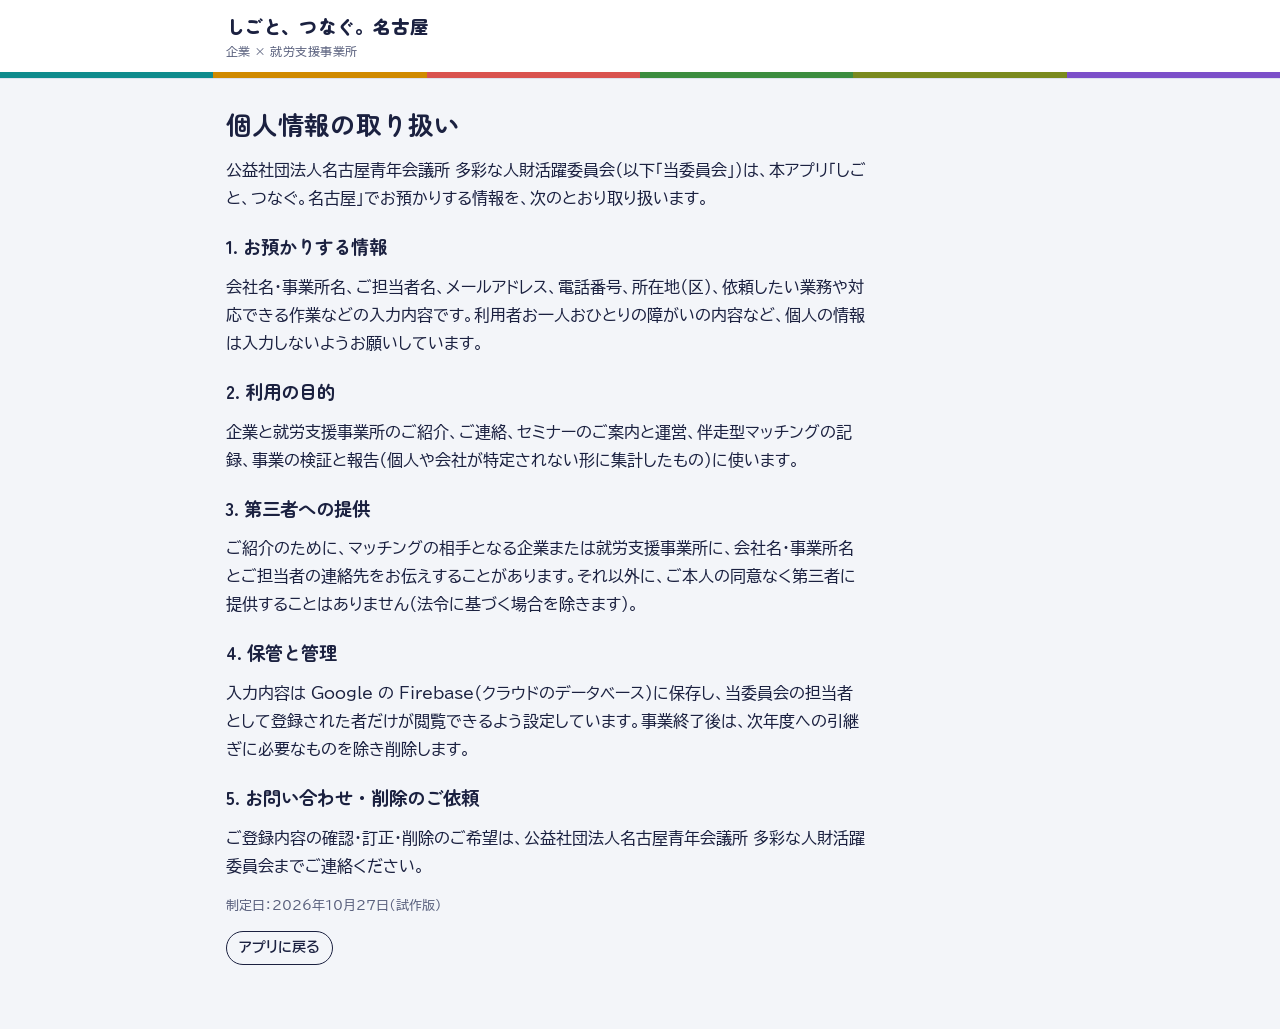
<file: privacy.html>
<!doctype html>
<html lang="ja">
<head>
<meta charset="utf-8">
<meta name="viewport" content="width=device-width,initial-scale=1,viewport-fit=cover">
<title>個人情報の取り扱い｜しごと、つなぐ。名古屋</title>
<meta name="theme-color" content="#1b2140">
<link rel="icon" href="icons/icon-192.png" type="image/png">
<link rel="stylesheet" href="https://fonts.googleapis.com/css2?family=BIZ+UDPGothic:wght@400;700&family=Zen+Maru+Gothic:wght@700&display=swap">
<link rel="stylesheet" href="style.css">
</head>
<body>
<header class="top">
  <div class="wrap bar"><a class="brand" href="./#home">しごと、つなぐ。名古屋<small>企業 × 就労支援事業所</small></a></div>
  <div class="iro" aria-hidden="true"><i></i><i></i><i></i><i></i><i></i><i></i></div>
</header>
<main class="wrap">
  <article class="prose">
    <h1 style="font-size:1.6rem">個人情報の取り扱い</h1>
    <p>公益社団法人名古屋青年会議所 多彩な人財活躍委員会（以下「当委員会」）は、本アプリ「しごと、つなぐ。名古屋」でお預かりする情報を、次のとおり取り扱います。</p>
    <h2>1. お預かりする情報</h2>
    <p>会社名・事業所名、ご担当者名、メールアドレス、電話番号、所在地（区）、依頼したい業務や対応できる作業などの入力内容です。利用者お一人おひとりの障がいの内容など、個人の情報は入力しないようお願いしています。</p>
    <h2>2. 利用の目的</h2>
    <p>企業と就労支援事業所のご紹介、ご連絡、セミナーのご案内と運営、伴走型マッチングの記録、事業の検証と報告（個人や会社が特定されない形に集計したもの）に使います。</p>
    <h2>3. 第三者への提供</h2>
    <p>ご紹介のために、マッチングの相手となる企業または就労支援事業所に、会社名・事業所名とご担当者の連絡先をお伝えすることがあります。それ以外に、ご本人の同意なく第三者に提供することはありません（法令に基づく場合を除きます）。</p>
    <h2>4. 保管と管理</h2>
    <p>入力内容は Google の Firebase（クラウドのデータベース）に保存し、当委員会の担当者として登録された者だけが閲覧できるよう設定しています。事業終了後は、次年度への引継ぎに必要なものを除き削除します。</p>
    <h2>5. お問い合わせ・削除のご依頼</h2>
    <p>ご登録内容の確認・訂正・削除のご希望は、公益社団法人名古屋青年会議所 多彩な人財活躍委員会までご連絡ください。</p>
    <p class="note">制定日：2026年10月27日（試作版）</p>
    <p><a class="btn ghost small" href="./#home">アプリに戻る</a></p>
  </article>
</main>
</body>
</html>
</file>
<file: style.css>
/* Layout: 1カラムの縦読み（スマホ優先）。上部タブで「募集（企業・事業所）」と「委員会用（マッチング・伴走記録）」を切り替える */
:root{
  --bg:#f3f5f9; --surface:#ffffff; --ink:#1b2140; --muted:#59607d; --line:#dde2ee;
  --accent:#2446b8; --accent-ink:#ffffff; --soft:#e8edfb;
  --ok:#1f7a4d; --warn:#a15c00; --bad:#b3261e;
  --c1:#0f8b8d; --c2:#d08a00; --c3:#d9534f; --c4:#3c8d3f; --c5:#7a8a1f; --c6:#7b4fc9; --c7:#59607d;
  --display:"Zen Maru Gothic","Hiragino Maru Gothic ProN","BIZ UDPGothic",sans-serif;
  --body:"BIZ UDPGothic","Hiragino Sans","Yu Gothic",Meiryo,sans-serif;
  --r:10px;
  color-scheme:light;
}
@media (prefers-color-scheme: dark){:root{
  --bg:#12152a; --surface:#1b1f38; --ink:#eef0f8; --muted:#a9afc8; --line:#2e3456;
  --accent:#8aa2ff; --accent-ink:#0e1230; --soft:#262c52;
  --ok:#5fd39a; --warn:#f0b357; --bad:#ff8a80;
  --c1:#4fd1cf; --c2:#f2b84b; --c3:#ff8f8a; --c4:#7fd17f; --c5:#c4d45a; --c6:#b79bff; --c7:#a9afc8;
  color-scheme:dark}}
*{box-sizing:border-box}
[hidden]{display:none!important}
html{-webkit-text-size-adjust:100%}
body{background:var(--bg);color:var(--ink);font-family:var(--body);font-size:16px;line-height:1.75;margin:0;padding-top:env(safe-area-inset-top,0px);padding-bottom:env(safe-area-inset-bottom,0px)}
body::before{content:"";position:fixed;inset:0 0 auto;height:env(safe-area-inset-top,0px);z-index:10;background:var(--surface)}
.wrap{max-width:860px;margin:0 auto;padding-left:max(16px,env(safe-area-inset-left,0px));padding-right:max(16px,env(safe-area-inset-right,0px))}
h1,h2,h3{font-family:var(--display);line-height:1.35;text-wrap:balance;margin:0}
h2{font-size:1.5rem;font-weight:700}
h3{font-size:1.1rem;font-weight:700}
p{margin:0}
a{color:var(--accent)}
button,input,select,textarea{font:inherit;color:inherit}
:focus-visible{outline:3px solid var(--accent);outline-offset:2px}

header.top{position:sticky;top:env(safe-area-inset-top,0px);z-index:5;background:var(--surface);border-bottom:1px solid var(--line)}
.bar{display:flex;align-items:center;gap:12px;padding-block:10px;flex-wrap:wrap}
.brand{font-family:var(--display);font-weight:900;font-size:1.15rem;letter-spacing:.02em;white-space:nowrap;text-decoration:none;color:var(--ink)}
.brand small{display:block;font-family:var(--body);font-weight:400;font-size:.72rem;color:var(--muted);letter-spacing:.04em}
nav.tabs{display:flex;gap:4px;flex-wrap:wrap;margin-left:auto}
nav.tabs a{padding:6px 12px;border-radius:999px;text-decoration:none;color:var(--muted);font-size:.9rem;white-space:nowrap}
nav.tabs a[aria-current="page"]{background:var(--ink);color:var(--surface)}
nav.tabs .sep{width:1px;background:var(--line);margin:4px}
.iro{display:flex;height:6px}
.iro i{flex:1}
.iro i:nth-child(1){background:var(--c1)}.iro i:nth-child(2){background:var(--c2)}.iro i:nth-child(3){background:var(--c3)}
.iro i:nth-child(4){background:var(--c4)}.iro i:nth-child(5){background:var(--c5)}.iro i:nth-child(6){background:var(--c6)}

.banner{background:var(--warn);color:var(--surface);font-size:.85rem;padding-block:6px}
main{padding-block:28px 64px}
section.view{display:flex;flex-direction:column;gap:28px}

.hero{display:flex;flex-direction:column;gap:16px;padding-block:12px 4px}
.eyebrow{font-size:.8rem;letter-spacing:.12em;color:var(--muted)}
.hero h1{font-size:clamp(1.9rem,6vw,3rem);font-weight:900}
.hero h1 span{display:inline-block}
.lead{color:var(--muted);max-width:36em}
.cta{display:grid;grid-template-columns:repeat(auto-fit,minmax(240px,1fr));gap:12px}
.cta a{display:flex;flex-direction:column;gap:4px;padding:18px 20px;border-radius:var(--r);text-decoration:none;border:2px solid var(--ink);color:var(--ink);background:var(--surface)}
.cta a.primary{background:var(--ink);color:var(--surface)}
.cta a b{font-family:var(--display);font-size:1.2rem}
.cta a span{font-size:.88rem;opacity:.85}
.fact{display:flex;gap:20px;align-items:center;flex-wrap:wrap;padding:20px;border-radius:var(--r);background:var(--soft)}
.fact .num{font-family:var(--display);font-weight:900;font-size:3rem;line-height:1;font-variant-numeric:tabular-nums;color:var(--accent)}
.fact .num small{font-size:1.2rem}
.fact p{flex:1 1 220px;min-width:0}
.chips{display:flex;flex-wrap:wrap;gap:8px}
.chip{display:inline-flex;align-items:center;gap:6px;padding:4px 12px;border-radius:999px;border:1.5px solid currentColor;font-size:.88rem;line-height:1.5;background:var(--surface)}
.chip::before{content:"";width:8px;height:8px;border-radius:50%;background:currentColor}
.k1{color:var(--c1)}.k2{color:var(--c2)}.k3{color:var(--c3)}.k4{color:var(--c4)}.k5{color:var(--c5)}.k6{color:var(--c6)}.k7{color:var(--c7)}
.note{font-size:.82rem;color:var(--muted)}
ol.flow{list-style:none;margin:0;padding:0;display:grid;grid-template-columns:repeat(auto-fit,minmax(200px,1fr));gap:12px;counter-reset:f}
ol.flow li{counter-increment:f;padding:16px;border-top:3px solid var(--ink);background:var(--surface);border-radius:0 0 var(--r) var(--r)}
ol.flow li::before{content:counter(f);font-family:var(--display);font-weight:900;font-size:1.6rem;color:var(--accent);display:block;line-height:1.2}
ol.flow b{display:block}
ol.flow span{font-size:.9rem;color:var(--muted)}
.install{display:flex;gap:12px;align-items:center;flex-wrap:wrap;padding:14px 16px;border:1.5px dashed var(--line);border-radius:var(--r)}
.install p{flex:1 1 240px;min-width:0;font-size:.9rem}

form{display:flex;flex-direction:column;gap:18px;background:var(--surface);border:1px solid var(--line);border-radius:var(--r);padding:20px}
.field{display:flex;flex-direction:column;gap:6px;min-width:0}
.field>label,.field>.lbl{font-weight:700;font-size:.95rem}
.req{font-size:.72rem;color:var(--bad);margin-left:6px;font-weight:400}
.hint{font-size:.82rem;color:var(--muted)}
input[type=text],input[type=email],input[type=tel],select,textarea{width:100%;padding:10px 12px;border:1.5px solid var(--line);border-radius:8px;background:var(--bg);min-height:44px}
textarea{min-height:88px;resize:vertical}
.row2{display:grid;grid-template-columns:repeat(auto-fit,minmax(220px,1fr));gap:18px}
.checks{display:flex;flex-wrap:wrap;gap:8px}
.checks label{display:inline-flex;align-items:center;gap:8px;padding:6px 12px;border:1.5px solid var(--line);border-radius:999px;cursor:pointer;font-size:.92rem;background:var(--bg);min-height:40px}
.checks input{width:18px;height:18px;accent-color:var(--accent)}
.checks label:has(input:checked){border-color:var(--accent);background:var(--soft)}
.consent{display:flex;gap:10px;align-items:flex-start;font-size:.9rem}
.consent input{width:20px;height:20px;margin-top:4px;accent-color:var(--accent);flex:none}
.hp{position:absolute;left:-9999px;width:1px;height:1px;overflow:hidden}
.btn{display:inline-flex;align-items:center;justify-content:center;gap:6px;padding:10px 18px;border-radius:999px;border:2px solid var(--ink);background:var(--ink);color:var(--surface);font-weight:700;cursor:pointer;min-height:44px;text-decoration:none}
.btn.ghost{background:transparent;color:var(--ink)}
.btn.small{padding:4px 12px;min-height:34px;font-size:.85rem;border-width:1.5px}
.btn[disabled]{opacity:.45;cursor:not-allowed}
.actions{display:flex;gap:10px;flex-wrap:wrap;align-items:center}
.msg{font-size:.9rem;padding:10px 14px;border-radius:8px;background:var(--soft)}
.msg.err{color:var(--bad)}
.msg.ok{color:var(--ok)}

.panel-head{display:flex;flex-wrap:wrap;gap:12px;align-items:end;justify-content:space-between}
.toggle{display:inline-flex;align-items:center;gap:8px;font-size:.88rem;color:var(--muted);cursor:pointer}
.toggle input{width:18px;height:18px;accent-color:var(--accent)}
.demo-flag{display:inline-block;font-size:.72rem;padding:1px 8px;border-radius:4px;background:var(--warn);color:var(--surface);vertical-align:middle;margin-left:6px;font-family:var(--body)}
.auth{display:flex;gap:10px;align-items:center;flex-wrap:wrap;font-size:.88rem;color:var(--muted)}
.kdi{display:grid;grid-template-columns:repeat(3,minmax(0,1fr));gap:10px}
.kdi div{background:var(--surface);border:1px solid var(--line);border-radius:var(--r);padding:12px;min-width:0;display:flex;flex-direction:column;gap:2px}
.kdi .v{font-family:var(--display);font-weight:900;font-size:1.8rem;font-variant-numeric:tabular-nums;line-height:1.2}
.kdi .t{font-size:.8rem;color:var(--muted)}
.kdi .meter{height:6px;border-radius:3px;background:var(--line);overflow:hidden;margin-top:6px}
.kdi .meter i{display:block;height:100%;background:var(--accent)}
.kdi .meter.done i{background:var(--ok)}
.list{display:flex;flex-direction:column;gap:12px}
.card{background:var(--surface);border:1px solid var(--line);border-radius:var(--r);padding:16px;display:flex;flex-direction:column;gap:10px;min-width:0}
.card-top{display:flex;gap:10px;align-items:baseline;flex-wrap:wrap;justify-content:space-between}
.card-top h3{min-width:0}
.meta{font-size:.84rem;color:var(--muted);overflow-wrap:anywhere}
.cands{display:flex;flex-direction:column;gap:8px;border-top:1px dashed var(--line);padding-top:10px}
.cand{display:grid;grid-template-columns:52px 1fr auto;gap:12px;align-items:center}
.score{font-family:var(--display);font-weight:900;font-size:1.3rem;font-variant-numeric:tabular-nums;text-align:center;border-radius:8px;padding:2px 0;background:var(--soft)}
.score.hi{color:var(--ok)}.score.mid{color:var(--warn)}.score.lo{color:var(--muted)}
.cand .why{font-size:.82rem;color:var(--muted)}
.empty{padding:28px 20px;border:2px dashed var(--line);border-radius:var(--r);text-align:center;color:var(--muted);display:flex;flex-direction:column;gap:8px;align-items:center}
.cols{display:grid;grid-template-columns:repeat(auto-fit,minmax(300px,1fr));gap:16px;align-items:start}
.steps{display:grid;grid-template-columns:repeat(5,1fr);gap:4px}
.steps button{border:0;padding:6px 2px;font-size:.72rem;line-height:1.3;border-radius:6px;background:var(--line);color:var(--muted);cursor:pointer;min-height:44px}
.steps button.done{background:var(--accent);color:var(--accent-ink)}
.steps button.now{outline:2px solid var(--ink);outline-offset:1px}
.pill{display:inline-block;font-size:.75rem;padding:2px 10px;border-radius:999px;border:1.5px solid currentColor}
.pill.ok{color:var(--ok)}.pill.warn{color:var(--warn)}.pill.mute{color:var(--muted)}
details{font-size:.9rem}
details summary{cursor:pointer;color:var(--muted)}
footer{border-top:1px solid var(--line);padding-block:24px;font-size:.82rem;color:var(--muted)}
.prose{display:flex;flex-direction:column;gap:14px;max-width:40em}
.prose h2{font-size:1.15rem;margin-top:8px}
.list-tools{display:flex;gap:10px;flex-wrap:wrap;align-items:center}
.segs{display:inline-flex;border:1.5px solid var(--ink);border-radius:999px;overflow:hidden}
.seg{border:0;background:transparent;padding:8px 16px;min-height:40px;cursor:pointer;font-weight:700;color:var(--ink)}
.seg.on{background:var(--ink);color:var(--surface)}
#i-search{flex:1 1 200px;min-width:0;width:auto;padding:8px 12px;border:1.5px solid var(--line);border-radius:999px;background:var(--surface);min-height:40px}
.rows{display:flex;flex-direction:column;background:var(--surface);border:1px solid var(--line);border-radius:var(--r);overflow:hidden}
.rows .empty{border:0;border-radius:0}
.row{border-top:1px solid var(--line);scroll-margin-top:150px}
.row:first-child{border-top:0}
.row.open{background:var(--soft)}
.row-main{display:flex;gap:10px;align-items:center;padding:12px 14px}
.row-text{flex:1;min-width:0;display:flex;flex-direction:column}
.row-text b{overflow-wrap:anywhere}
form.edit{margin:0 10px 12px;padding:16px;gap:14px}
.spacer{flex:1}
.btn.danger{color:var(--bad);border-color:var(--bad)}
@media (max-width:520px){
  nav.tabs{margin-left:0;width:100%}
  .cand{grid-template-columns:44px 1fr}
  .cand .btn{grid-column:1 / -1}
  .steps button{font-size:.64rem}
}
@media (prefers-reduced-motion:no-preference){.btn,.chip,nav.tabs a{transition:background-color .15s,color .15s}}
</file>
